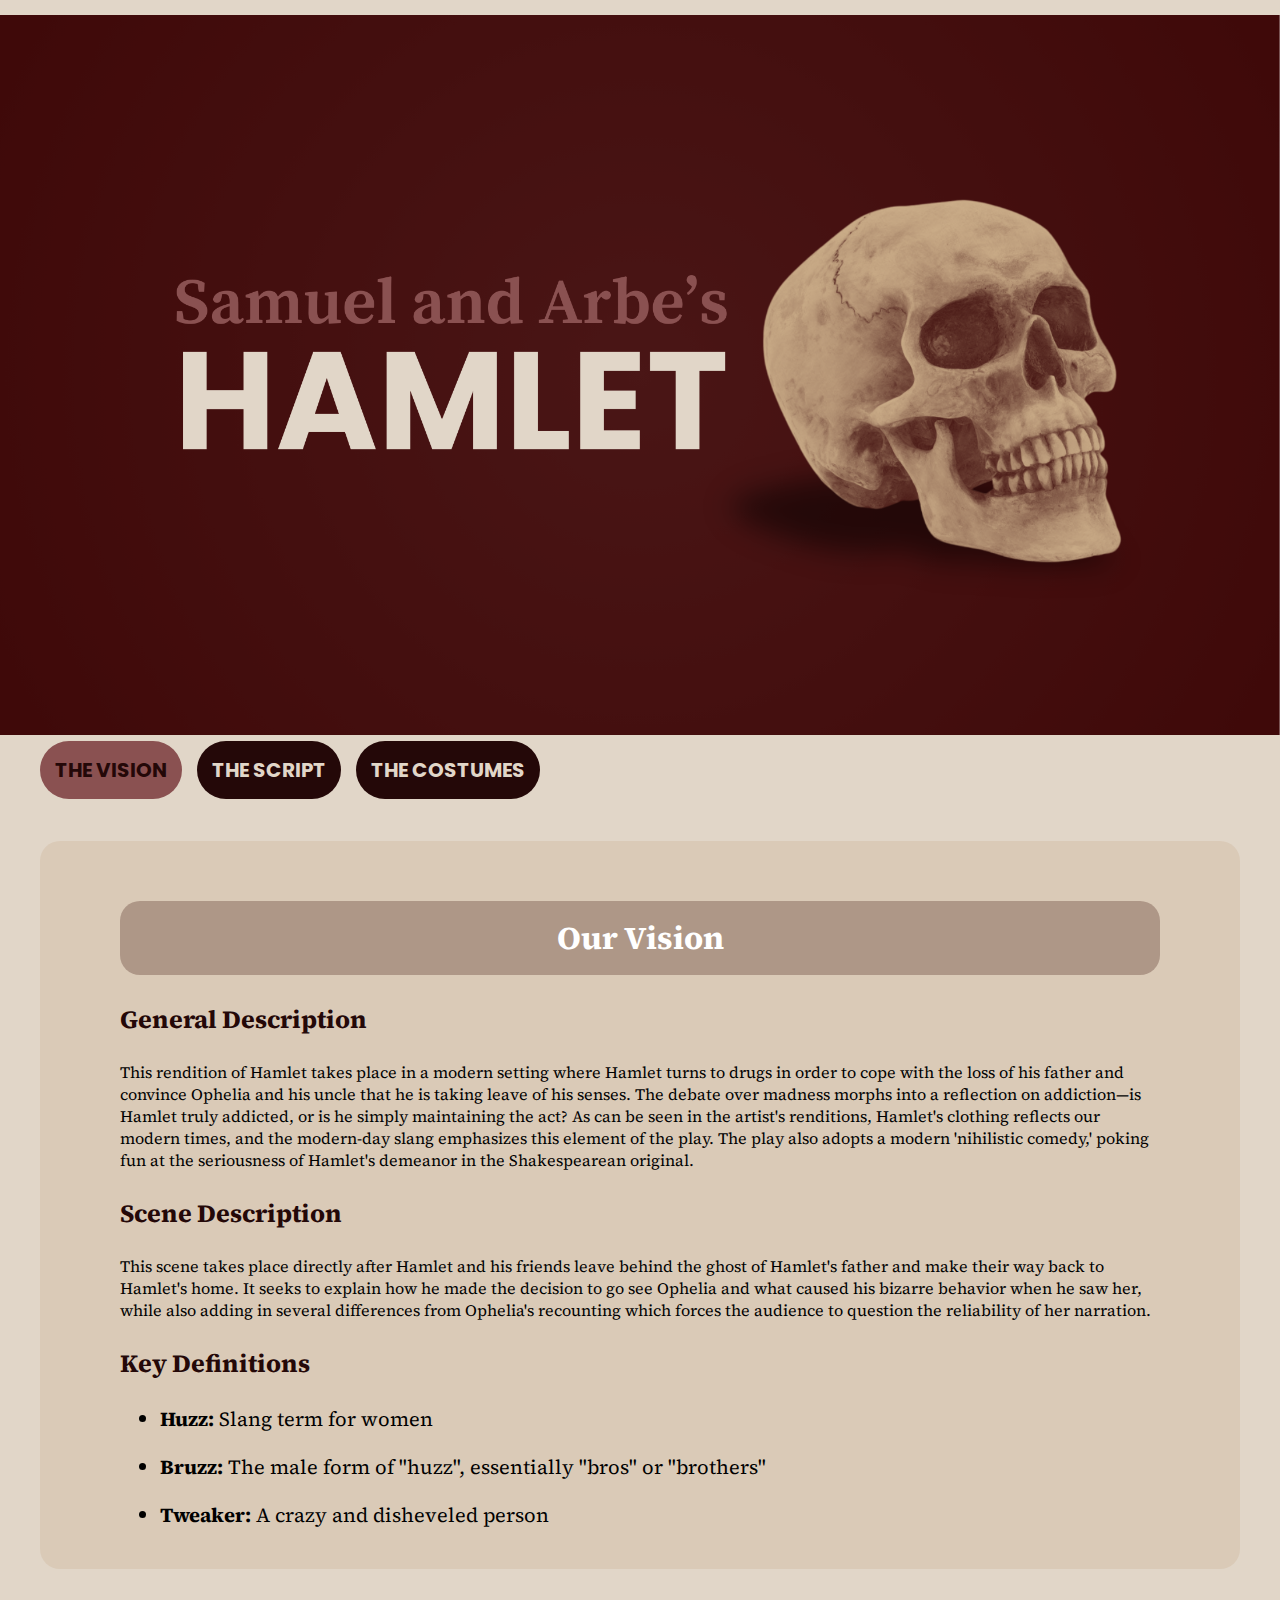
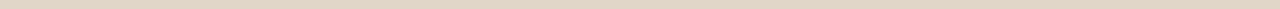
<file: index.html>
<!DOCTYPE html>

<html lang="en">

<head>

    <meta charset="UTF-8">
    <meta name="viewport" content="width=device-width, initial-scale=1.0">
    <title>Hamlet Meets 2025</title>
    <link rel="stylesheet" href="style.css">
    
</head>

<body>

    <img class = "painting" src="BETTER HAMLET.png" alt="">

    <nav>
        <ul>
            <li><a class="active" href="index.html">The Vision</a></li>
            <li><a href="script.html">The Script</a></li>
            <li><a href="costumes.html">The Costumes</a></li>
        </ul>
    </nav>


    <div  class="staticlayout">

        <h2>Our Vision</h2>

        <h3>General Description</h3>

        <p>This rendition of Hamlet takes place in a modern setting where Hamlet turns to drugs in order to cope with the loss of his father and convince Ophelia and his uncle that he is taking leave of his senses. The debate over madness morphs into a reflection on addiction—is Hamlet truly addicted, or is he simply maintaining the act? As can be seen in the artist's renditions, Hamlet's clothing reflects our modern times, and the modern-day slang emphasizes this element of the play. The play also adopts a modern 'nihilistic comedy,' poking fun at the seriousness of Hamlet's demeanor in the Shakespearean original.</p>

        <h3>Scene Description</h3>

        <p>This scene takes place directly after Hamlet and his friends leave behind the ghost of Hamlet's father and make their way back to Hamlet's home. It seeks to explain how he made the decision to go see Ophelia and what caused his bizarre behavior when he saw her, while also adding in several differences from Ophelia's recounting which forces the audience to question the reliability of her narration.</p>

        <h3>Key Definitions</h3>
        <ul>
            <li> 
                <p><strong>Huzz:</strong> Slang term for women</p>
            </li>

            <li> 
                <p><strong>Bruzz:</strong> The male form of "huzz", essentially "bros" or "brothers"</p>
            </li>

            <li> 
                <p><strong>Tweaker:</strong> A crazy and disheveled person</p>
            </li>
            
        </ul>

    </div>
</body>
</html>
</file>
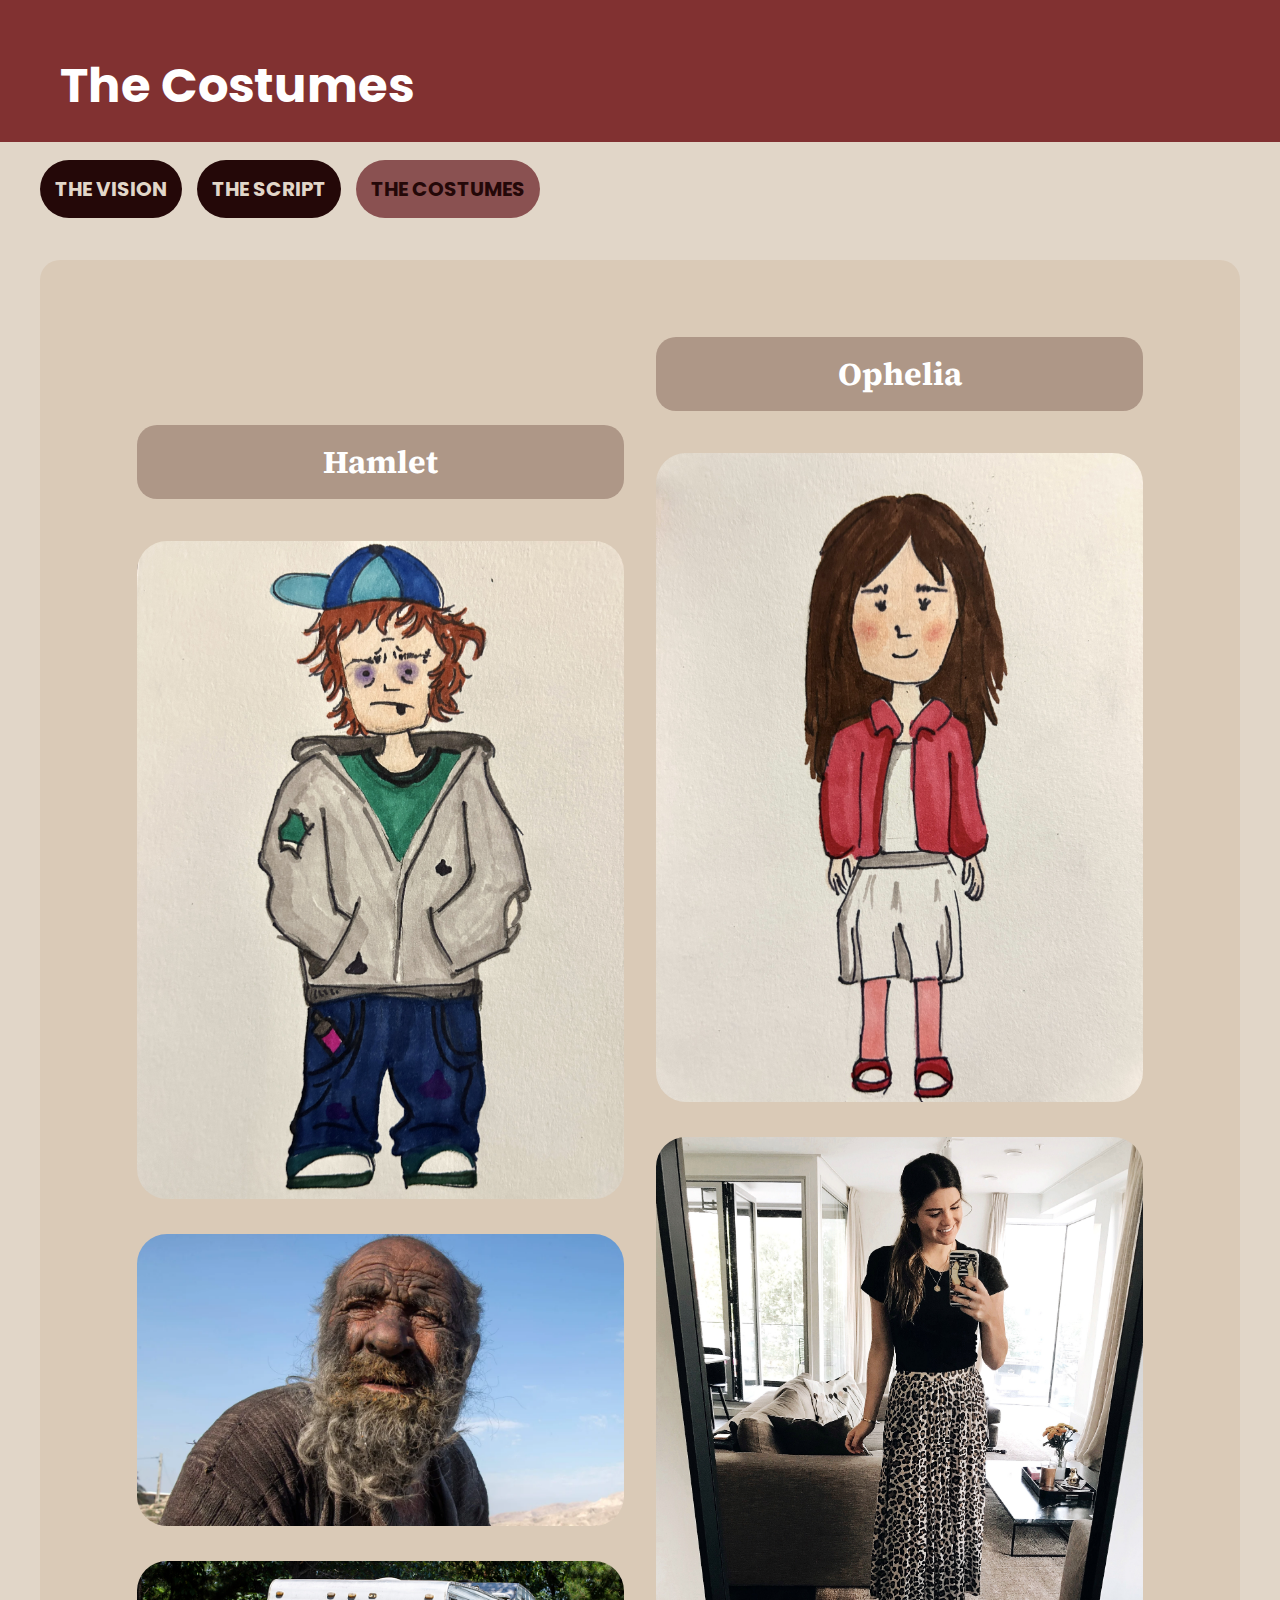
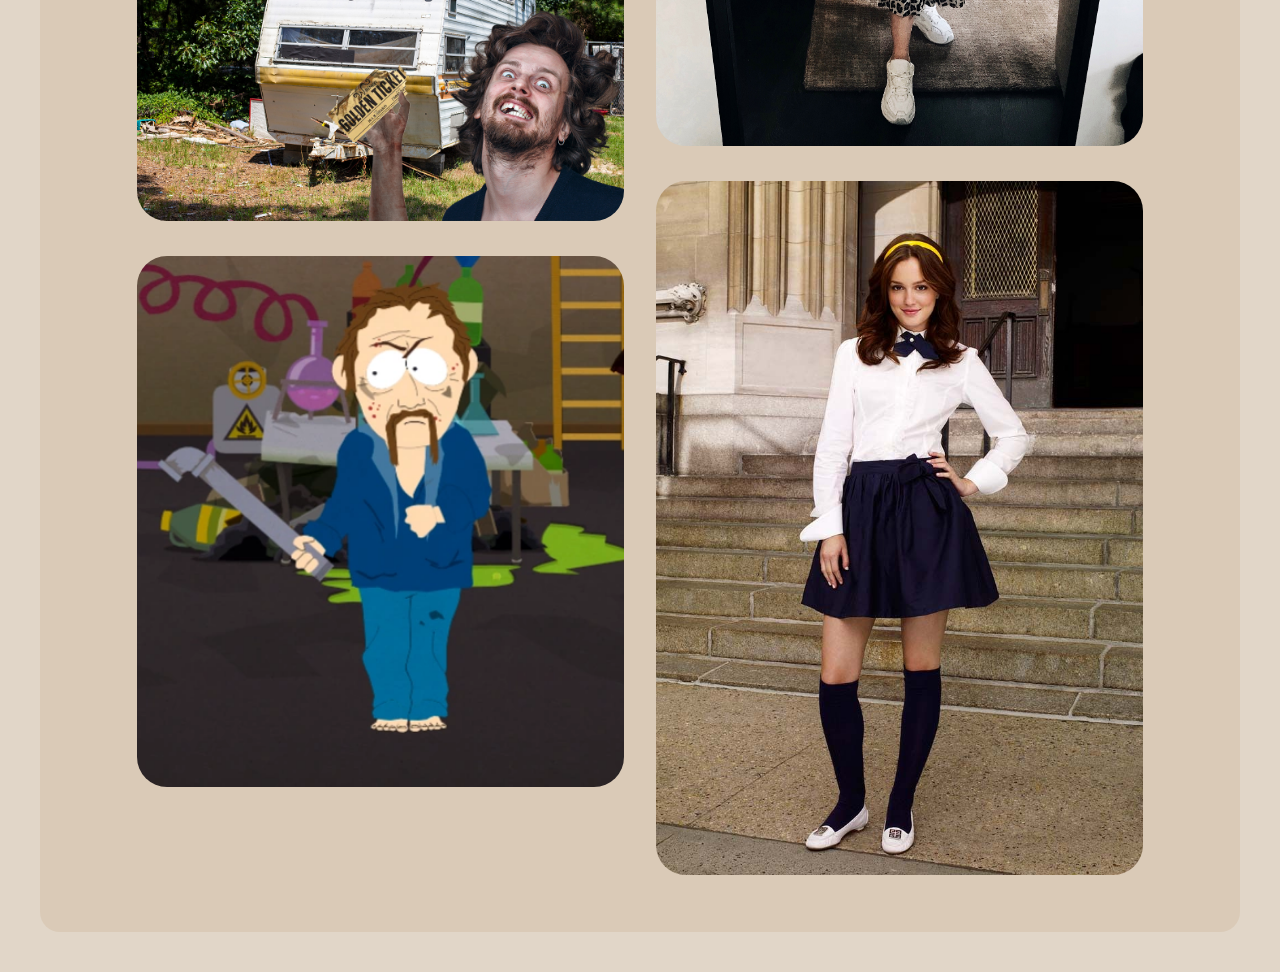
<file: costumes.html>
<!DOCTYPE html>

<html lang="en">

<head>

    <meta charset="UTF-8">
    <meta name="viewport" content="width=device-width, initial-scale=1.0">
    <title>My Favourite Paintings</title>
    <link rel="stylesheet" href="style.css">

</head>

<body>

    <h1 style="background-color: #813131;">The Costumes</h1>
   
    <nav>
        <ul>
            <li><a href="index.html">The Vision</a></li>
            <li><a href="script.html">The Script</a></li>
            <li><a class="active" href="costumes.html">The Costumes</a></li>
        </ul>
    </nav>

    <div class="dynamiclayout">

        <table>

            <tr>

                <td>

                    <h2>Hamlet</h2>
                    <img class="painting" src="Hamlet.JPG" alt="Drawing of Tweaker Hamlet">

                    <img class="painting" src="Tweaker 1.webp" alt="Tweaker">

                    <img class="painting" src="Tweaker 2.jpg" alt="Tweaker">

                    <img class="painting" src="Tweaker 3.webp" alt="Tweaker">

                </td>

                <td>

                    <h2>Ophelia</h2>
                    <img class="painting" src="Ophelia.JPG" alt="Drawing of Preppy Ophelia">

                    <img class="painting" src="Preppy 1.jpg" alt="Preppy girl">

                    <img class="painting" src="Preppy 2.jpg" alt="Preppy girl">
            
                </td>

            </tr>

        </table>
       
    </div>

</body>

</html>
</file>
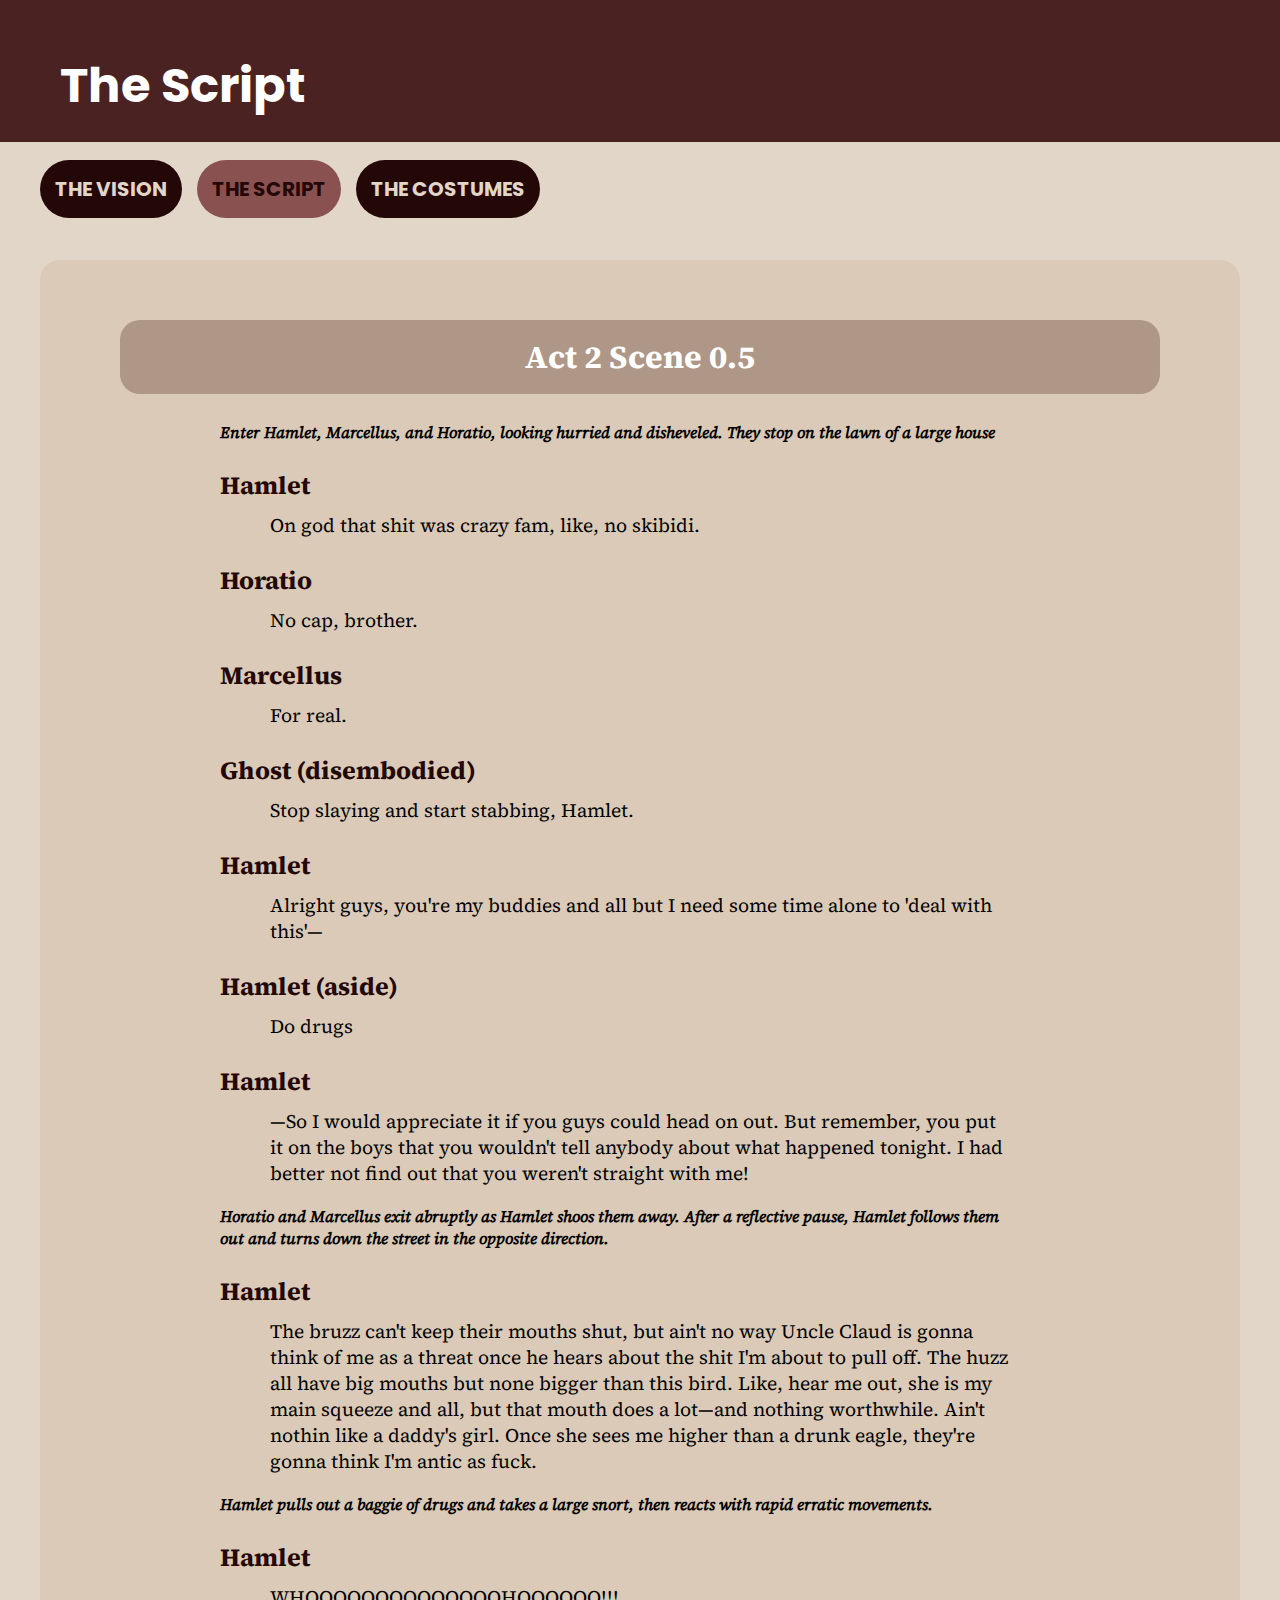
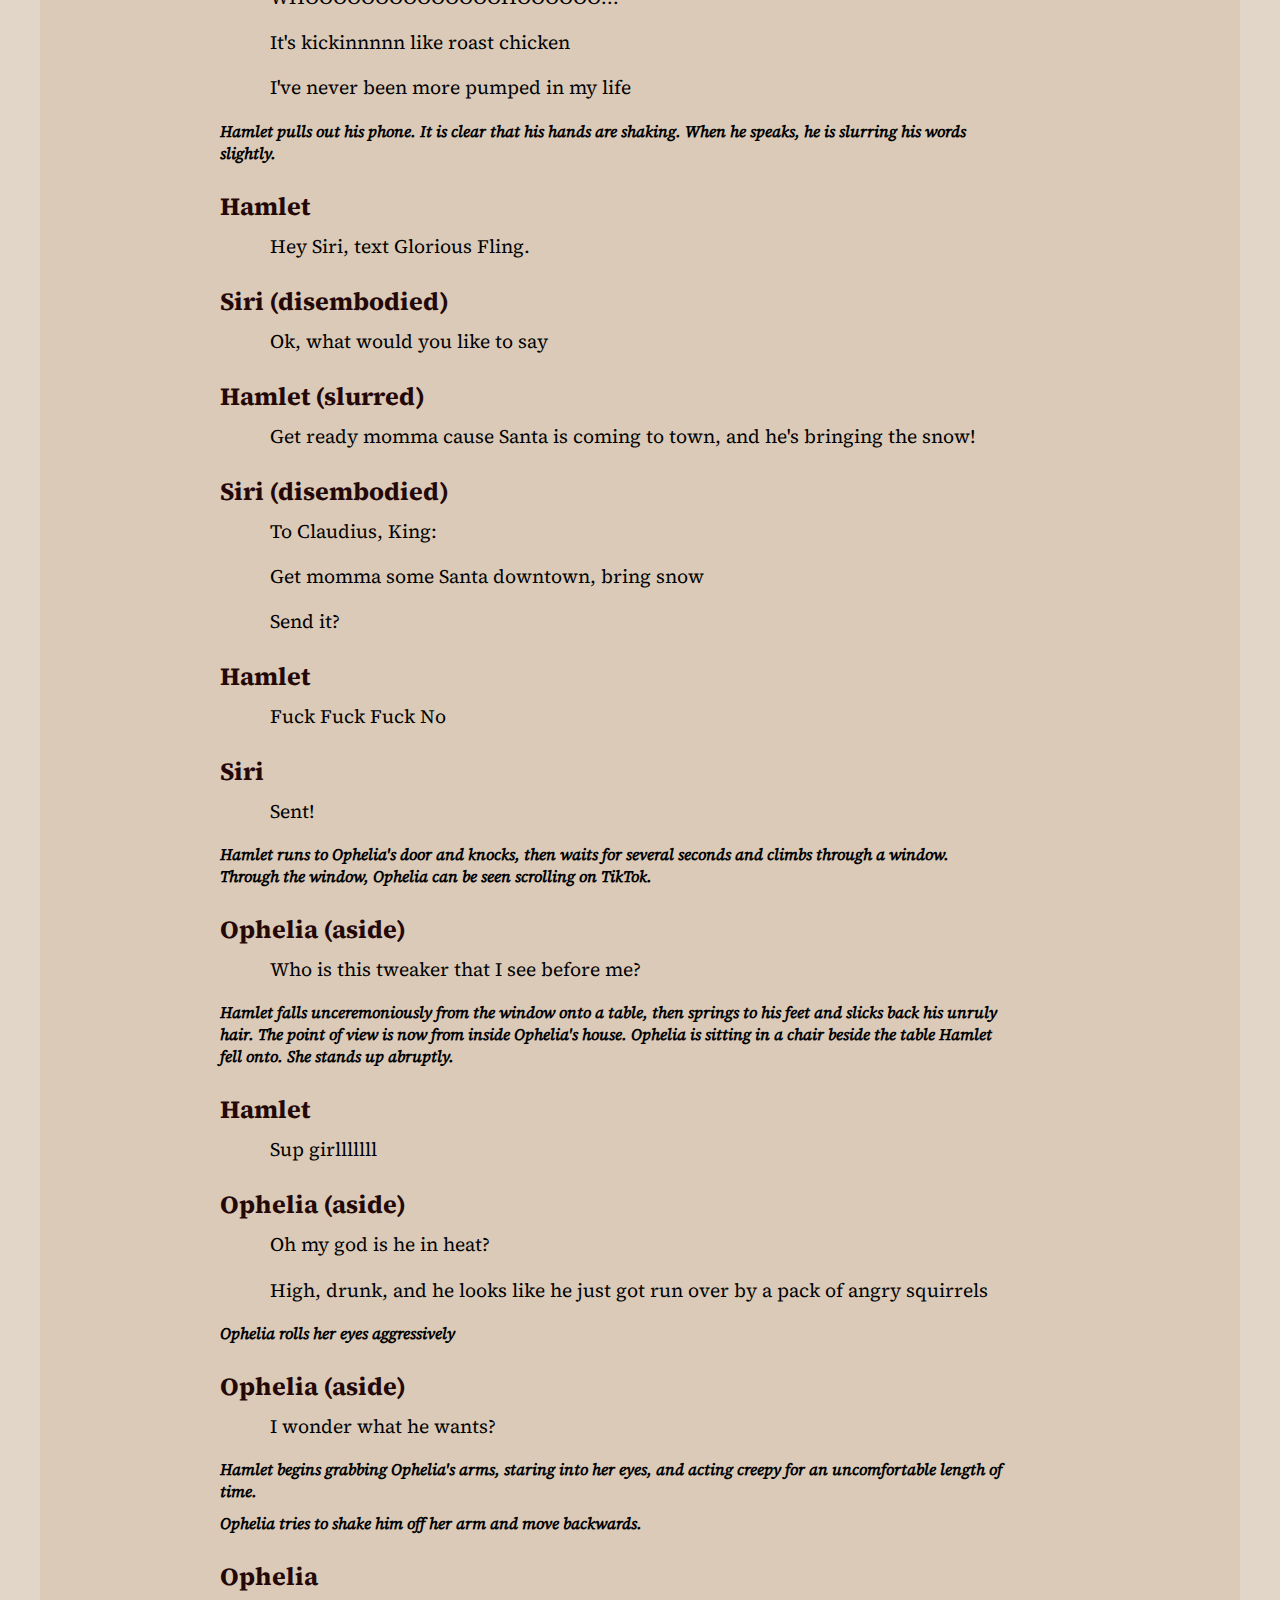
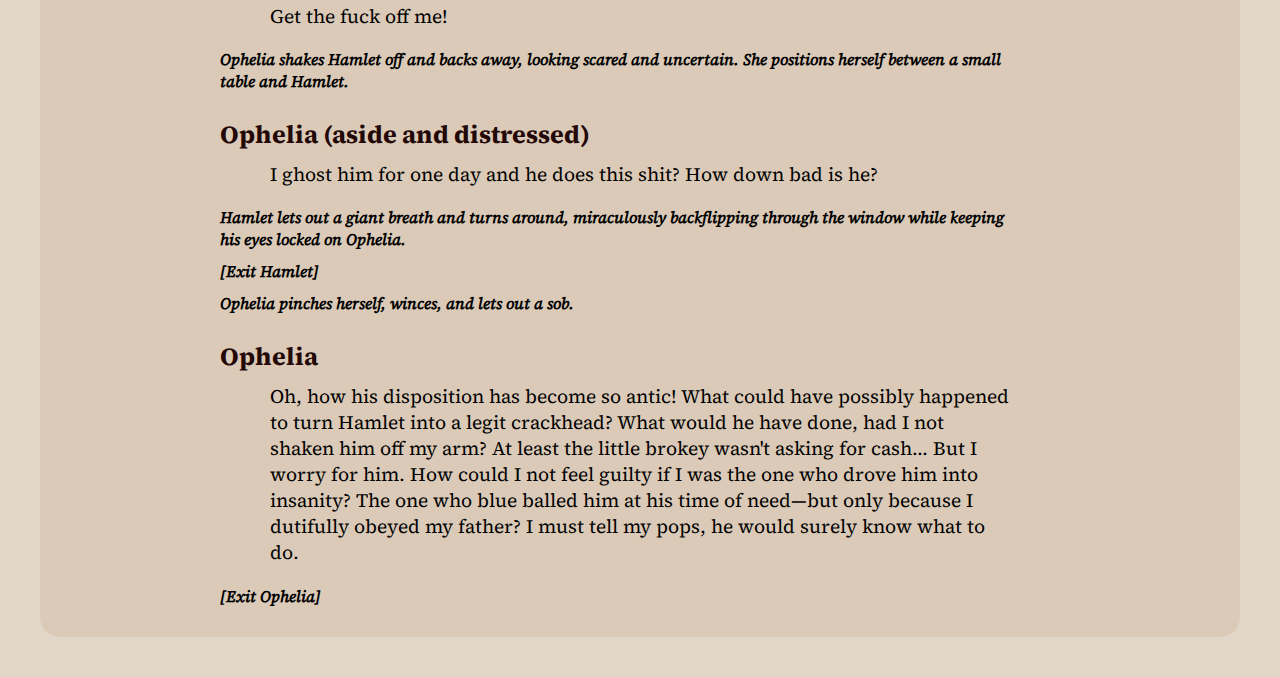
<file: script.html>
<!DOCTYPE html>

<html lang="en">

<head>

    <meta charset="UTF-8">
    <meta name="viewport" content="width=device-width, initial-scale=1.0">
    <title>Our Script</title>
    <link rel="stylesheet" href="style.css">

</head>

<body>

    <h1 style="background-color: #4b2222;">The Script</h1>

    <nav>
        <ul>
            <li><a href="index.html">The Vision</a></li>
            <li><a class="active" href="script.html">The Script</a></li>
            <li><a href="costumes.html">The Costumes</a></li>
        </ul>
    </nav>
    
    <div class="staticlayout">

        <div class= "script">

            <h2>Act 2 Scene 0.5</h2>

            <h4>Enter Hamlet, Marcellus, and Horatio, looking hurried and disheveled. They stop on the lawn of a large house</h4>

            <h3>Hamlet</h3>
            <p>On god that shit was crazy fam, like, no skibidi.</p>

            <h3>Horatio</h3>
            <p>No cap, brother.</p>

            <h3>Marcellus</h3>
            <p>For real.</p>

            <h3>Ghost (disembodied)</h3>
            <p>Stop slaying and start stabbing, Hamlet.</p>

            <h3>Hamlet</h3>
            <p>Alright guys, you're my buddies and all but I need some time alone to 'deal with this'—</p>

            <h3>Hamlet (aside)</h3>
            <p>Do drugs</p>

            <h3>Hamlet</h3>
            <p>—So I would appreciate it if you guys could head on out. But remember, you put it on the boys that you wouldn't tell anybody about what happened tonight. I had better not find out that you weren't straight with me!</p>

            <h4>Horatio and Marcellus exit abruptly as Hamlet shoos them away. After a reflective pause, Hamlet follows them out and turns down the street in the opposite direction. </h4>

            <h3>Hamlet</h3>
            <p>The bruzz can't keep their mouths shut, but ain't no way Uncle Claud is gonna think of me as a threat once he hears about the shit I'm about to pull off. The huzz all have big mouths but none bigger than this bird. Like, hear me out, she is my main squeeze and all, but that mouth does a lot—and nothing worthwhile. Ain't nothin like a daddy's girl. Once she sees me higher than a drunk eagle, they're gonna think I'm antic as fuck.</p>

            <h4>Hamlet pulls out a baggie of drugs and takes a large snort, then reacts with rapid erratic movements.</h4>

            <h3>Hamlet</h3>
            <p>WHOOOOOOOOOOOOOOHOOOOOO!!!</p>
            <p>It's kickinnnnn like roast chicken</p>
            <p>I've never been more pumped in my life</p>

            <h4>Hamlet pulls out his phone. It is clear that his hands are shaking. When he speaks, he is slurring his words slightly.</h4>

            <h3>Hamlet</h3>
            <p>Hey Siri, text Glorious Fling.</p>

            <h3>Siri (disembodied)</h3>
            <p>Ok, what would you like to say</p>

            <h3>Hamlet (slurred)</h3>
            <p>Get ready momma cause Santa is coming to town, and he's bringing the snow!</p>

            <h3>Siri (disembodied)</h3>
            <p>To Claudius, King:</p>
            <p>Get momma some Santa downtown, bring snow</p>
            <p>Send it?</p>

            <h3>Hamlet</h3>
            <p>Fuck Fuck Fuck No</p>

            <h3>Siri</h3>
            <p>Sent!</p>

            <h4>Hamlet runs to Ophelia's door and knocks, then waits for several seconds and climbs through a window. Through the window, Ophelia can be seen scrolling on TikTok. </h4>
            
            <h3>Ophelia (aside)</h3>
            <p>Who is this tweaker that I see before me?</p>
            
            <h4>Hamlet falls unceremoniously from the window onto a table, then springs to his feet and slicks back his unruly hair. The point of view is now from inside Ophelia's house. Ophelia is sitting in a chair beside the table Hamlet fell onto. She stands up abruptly.</h4>

            <h3>Hamlet</h3>
            <p>Sup girlllllll</p>

            <h3>Ophelia (aside)</h3>
            <p>Oh my god is he in heat?</p>
            <p>High, drunk, and he looks like he just got run over by a pack of angry squirrels</p>
            
            <h4>Ophelia rolls her eyes aggressively</h4>

            <h3>Ophelia (aside)</h3>
            <p>I wonder what he wants?</p>
            
            <h4>Hamlet begins grabbing Ophelia's arms, staring into her eyes, and acting creepy for an uncomfortable length of time.</h4>
            <h4>Ophelia tries to shake him off her arm and move backwards.</h4>
           
            <h3>Ophelia</h3>
            <p>Get the fuck off me!</p>

            <h4>Ophelia shakes Hamlet off and backs away, looking scared and uncertain. She positions herself between a small table and Hamlet.</h4>

            <h3>Ophelia (aside and distressed)</h3>
            <p>I ghost him for one day and he does this shit? How down bad is he?</p>
            
            <h4>Hamlet lets out a giant breath and turns around, miraculously backflipping through the window while keeping his eyes locked on Ophelia.</h4>
            <h4>[Exit Hamlet]</h4>

            <h4>Ophelia pinches herself, winces, and lets out a sob.</h4>
            
            <h3>Ophelia</h3>
            <p>Oh, how his disposition has become so antic! What could have possibly happened to turn Hamlet into a legit crackhead? What would he have done, had I not shaken him off my arm? At least the little brokey wasn't asking for cash… But I worry for him. How could I not feel guilty if I was the one who drove him into insanity? The one who blue balled him at his time of need—but only because I dutifully obeyed my father? I must tell my pops, he would surely know what to do.</p>

            <h4>[Exit Ophelia]</h4>

        </div>

    </div>

</body>

</html>
</file>
<file: style.css>
body{
    background-color: #E1D6C8;
    font-family: 'Source Serif Pro';
    margin: 0px;
    padding: 0px;
}

h1{
    color: #ffffff;
    background-position: 0px;
    background-size: cover;
    text-align: left;
    font-family: 'Poppins';
    font-size: 3em;
    padding-top: 50px;
    padding-bottom: 20px;
    padding-left: 60px;
    margin-top: 0px;
}

h2{
    color: #5B2828;
    font-size: 2em;
    text-align: center;
    margin-top: 40px;
}

h3{
    color: #240808;
    font-size: 25px;
    font-weight: bold;
}

nav ul{
    list-style-type: none;
    display: inline-flex;
    font-weight: bold;
    font-family: 'Poppins';
    margin-top: 0px;
}

nav ul li a{
    color: #E1D6C8;
    background-color: #240808;
    padding-right: 20px;
    padding-left:20px;
    padding: 15px;
    margin-right: 15px;
    border-radius: 30px;
    text-transform: uppercase;
    text-decoration: none;
}

table{
    width: 100%;
}

td{
    padding: 15px;
    margin: 0px;
}

td ul li{
    font-size: 20px;
}

td h2{
    text-transform: uppercase;
}

td img{
    border-radius: 30px;
    object-fit: cover;
    width: 100%;
}

a{
    text-decoration: none;
    font-weight: bold;
    color: #5B2828;;
}

iframe{
    border-radius: 20px;
}

h2 a:hover, p a:hover{
    color: #ac8676;
    font-weight: bold;
}

.movieblock td img{
    height: 500px;
}

.classdescriptor{
    text-align: center;
    font-size: larger;
}

li{
    font-size: 20px;
}

nav ul li a:hover{
    background-color: #6d3434;  
}

.movieinfo{
    width: 300px;
}

.calloutbox{
    background-color: #5B2828a9;
    color: #ffffff;
    border-radius: 25px;
    text-transform: none;
    font-size: 25px;
    font-weight: bold;
    text-align: center;
    padding: 20px;
}

.bignumber{
    font-family: 'Poppins';
    font-size: 5em;
    font-weight: bold;
    border-radius: 50%;
    color: white;
    background-color: #240808;
    padding: 20px;
    margin: 20%;
    margin-top: 0%;
    background-color: #240808;
    text-align: center;
}

.roundedcorner{
    border-radius: 30px;
}

.movieblock{
    margin: 40px;
    margin-bottom: 60px;
    padding: 20px;
    background-color: #DACAB7;
    color: #240808;
    border-radius: 20px;
}

.painting{
    width: 100%;
    margin-top: 15px;
    margin-bottom: 15px;
}

.active{
    background-color: #8A5151;
    color: #240808;
}

.dynamiclayout h2, .staticlayout h2{
    background-color: #451f184c;
    color: #ffffff;
    border-radius: 20px;
    text-transform: none;
    padding: 15px
}

.dynamiclayout td{
    width: 45%;
    transition-duration: 1s;
}

.dynamiclayout td:hover{
    width: 55%;
    transition-duration:1s;
}

.homepageheading{
    color: #ffffff;
    background-image: url(BETTER\ HAMLET.png);
    background-position: 0px;
    padding-top: 500px;
    text-align: left;
}

.dynamiclayout, .staticlayout{
    background-color: #DACAB7;
    border-radius: 20px;
    margin: 40px;
    padding: 20px;
    padding-left: 80px;
    padding-right: 80px;
}

.script h3, .script h4{
    margin-left: 100px;
    margin-bottom: 10px;
}

.script h4{
    margin-top: 10px;
    margin-right: 150px;
    font-style: italic;
}

.script p{
    margin-left: 150px;
    margin-right: 150px;
    margin-top: 0px;
    font-size: larger;
}

@font-face {
    font-family: 'Poppins';
    src: url(Poppins.ttf);
}

@font-face {
    font-family: 'Poppins';
    src: url(Bold\ Poppins.ttf);
    font-weight: bold;
}

@font-face {
    font-family: 'Poppins';
    src: url(Italic\ Poppins.ttf);
    font-style:italic;
}

@font-face {
    font-family: 'Source Serif Pro';
    src: url(SourceSerif4-Regular.ttf);
}

@font-face {
    font-family: 'Source Serif Pro';
    src: url(SourceSerif4-Italic.ttf);
    font-style:italic;
}

@font-face {
    font-family: 'Source Serif Pro';
    src: url(SourceSerif4-Bold.ttf);
    font-weight: bold;
}
</file>
